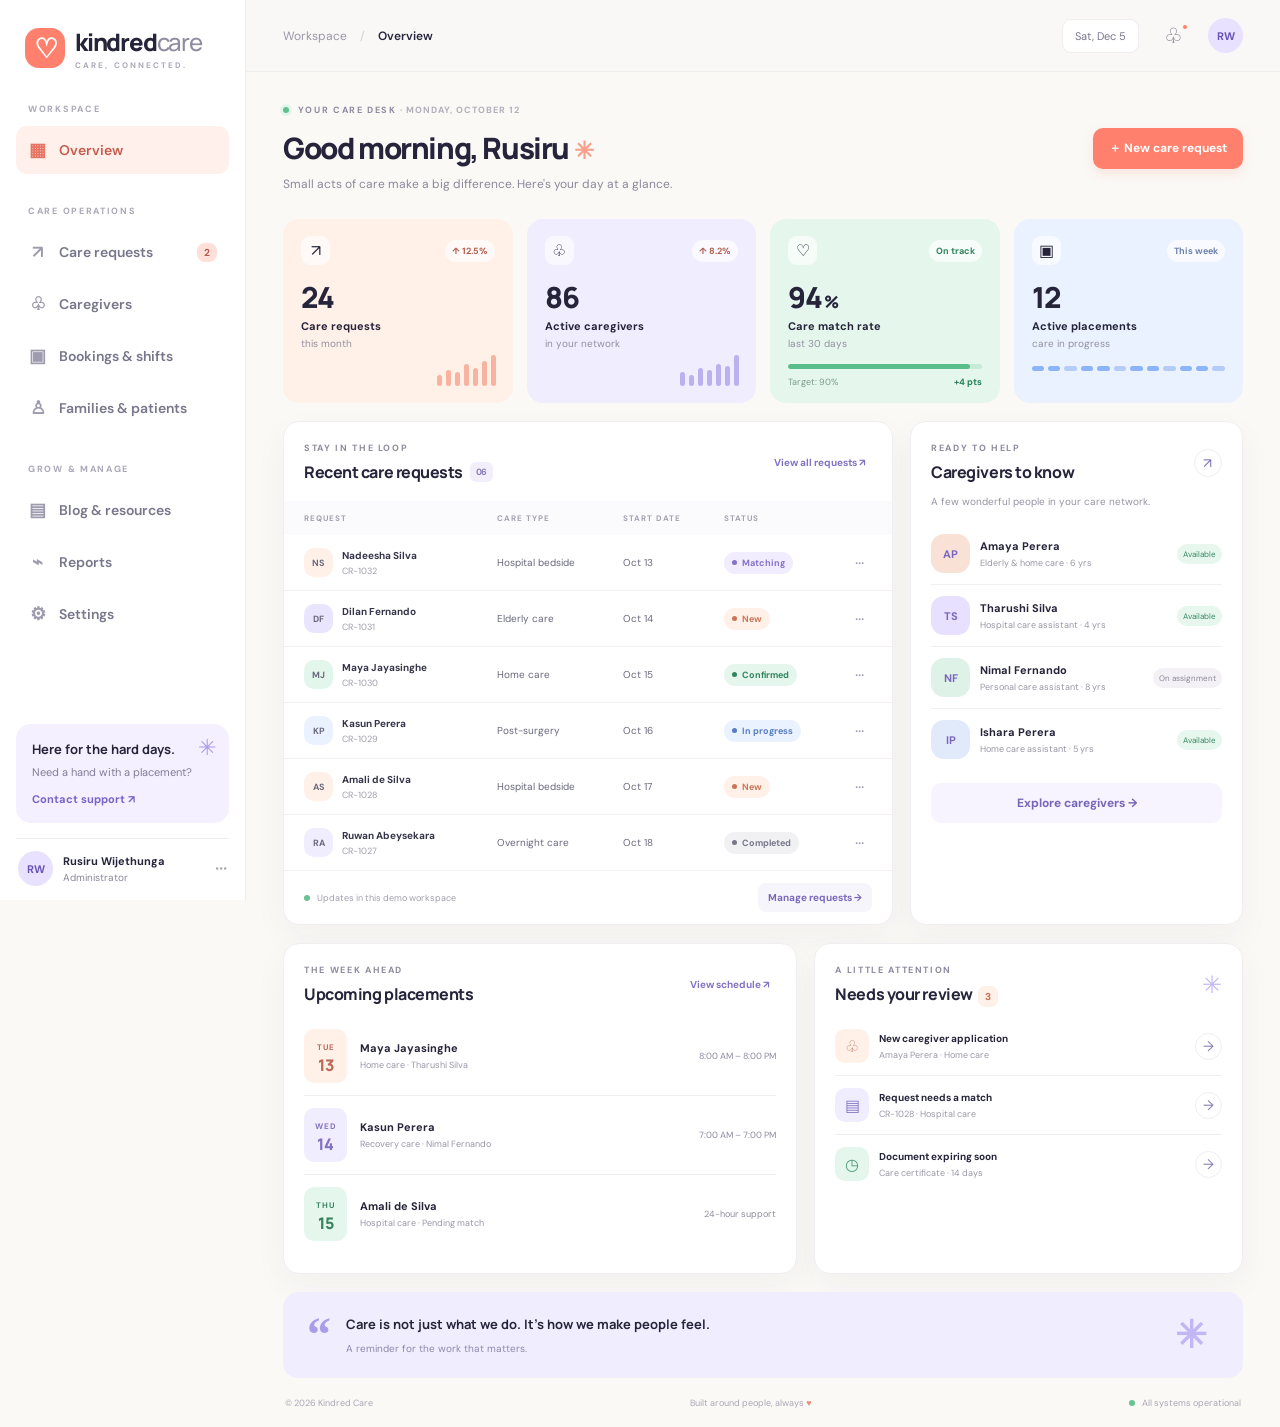
<file: admin.html>
<!doctype html>
<html lang="en"><head><meta charset="utf-8"><meta name="viewport" content="width=device-width,initial-scale=1"><meta name="description" content="Kindred Care — care that feels closer"><title>Kindred Care Admin | Care, connected</title><link rel="preconnect" href="https://fonts.googleapis.com"><link href="https://fonts.googleapis.com/css2?family=DM+Sans:wght@400;500;600;700&family=Manrope:wght@400;500;600;700;800&display=swap" rel="stylesheet"><link rel="stylesheet" href="styles.css"></head>
<body><div class="layout"><aside class="sidebar" id="sidebar"><a class="brand" href="#" data-page="overview"><span class="brand-icon">♡</span><span>kindred<span class="brand-light">care</span><small>CARE, CONNECTED.</small></span></a><div class="side-label">WORKSPACE</div><nav><button class="nav active" data-page="overview"><span>▦</span> Overview</button><div class="nav-label">CARE OPERATIONS</div><button class="nav" data-page="requests"><span>↗</span> Care requests <b id="requestBadge">6</b></button><button class="nav" data-page="caregivers"><span>♧</span> Caregivers</button><button class="nav" data-page="bookings"><span>▣</span> Bookings & shifts</button><button class="nav" data-page="families"><span>♙</span> Families & patients</button><div class="nav-label">GROW & MANAGE</div><button class="nav" data-page="blog"><span>▤</span> Blog & resources</button><button class="nav" data-page="reports"><span>⌁</span> Reports</button><button class="nav" data-page="settings"><span>⚙</span> Settings</button></nav><div class="sidebar-bottom"><div class="help-card"><span class="help-flower">✳</span><strong>Here for the hard days.</strong><p>Need a hand with a placement?</p><button class="link" onclick="toast('Your care coordination team has been notified.')">Contact support ↗</button></div><div class="user-mini"><div class="avatar violet">RW</div><div><strong>Rusiru Wijethunga</strong><small>Administrator</small></div><span class="more">···</span></div></div></aside>
<main><header class="topbar"><button class="mobile-menu" id="mobileMenu">☰</button><div class="breadcrumbs">Workspace <span>/</span> <b id="crumb">Overview</b></div><div class="top-right"><span class="date" id="date"></span><button class="notification" onclick="toast('You’re all caught up!')" aria-label="Notifications">♧<i></i></button><div class="avatar violet">RW</div></div></header><div class="content" id="content">
<section class="welcome"><div><div class="overline"><i></i> YOUR CARE DESK <span>· MONDAY, OCTOBER 12</span></div><h1>Good morning, Rusiru <span>✳</span></h1><p>Small acts of care make a big difference. Here's your day at a glance.</p></div><button class="btn primary" onclick="openModal()">＋ New care request</button></section>
<section class="stats"><article class="stat peach"><div class="stat-head"><span class="stat-icon">↗</span><span class="trend">↑ 12.5%</span></div><strong id="requestTotal">24</strong><p>Care requests <small>this month</small></p><div class="bars"><i style="height:35%"></i><i style="height:52%"></i><i style="height:44%"></i><i style="height:70%"></i><i style="height:58%"></i><i style="height:82%"></i><i style="height:100%"></i></div></article><article class="stat lilac"><div class="stat-head"><span class="stat-icon">♧</span><span class="trend">↑ 8.2%</span></div><strong id="caregiverTotal">86</strong><p>Active caregivers <small>in your network</small></p><div class="bars"><i style="height:45%"></i><i style="height:36%"></i><i style="height:58%"></i><i style="height:52%"></i><i style="height:72%"></i><i style="height:63%"></i><i style="height:100%"></i></div></article><article class="stat mint"><div class="stat-head"><span class="stat-icon">♡</span><span class="trend good">On track</span></div><strong>94<span class="percent">%</span></strong><p>Care match rate <small>last 30 days</small></p><div class="meter"><i></i></div><div class="meter-caption"><span>Target: 90%</span><b>+4 pts</b></div></article><article class="stat blue"><div class="stat-head"><span class="stat-icon">▣</span><span class="trend neutral">This week</span></div><strong id="bookingTotal">12</strong><p>Active placements <small>care in progress</small></p><div class="dots"><i></i><i></i><i></i><i></i><i></i><i></i><i></i><i></i><i></i><i></i><i></i><i></i></div></article></section>
<section class="middle"><article class="panel requests"><div class="panel-title"><div><div class="kicker">STAY IN THE LOOP</div><h2>Recent care requests <span class="count" id="requestCount">06</span></h2></div><button class="text-link" data-page="requests">View all requests ↗</button></div><div class="table-scroll"><table><thead><tr><th>REQUEST</th><th>CARE TYPE</th><th>START DATE</th><th>STATUS</th><th></th></tr></thead><tbody id="requestRows"></tbody></table></div><div class="panel-foot"><span><i></i> Updates in this demo workspace</span><button class="soft-btn" data-page="requests">Manage requests →</button></div></article><article class="panel people"><div class="panel-title"><div><div class="kicker">READY TO HELP</div><h2>Caregivers to know</h2></div><button class="circle-link" data-page="caregivers">↗</button></div><p class="intro">A few wonderful people in your care network.</p><div id="caregiverRows"></div><button class="btn secondary wide" data-page="caregivers">Explore caregivers →</button></article></section>
<section class="lower"><article class="panel schedule"><div class="panel-title"><div><div class="kicker">THE WEEK AHEAD</div><h2>Upcoming placements</h2></div><button class="text-link" data-page="bookings">View schedule ↗</button></div><div id="scheduleRows"></div></article><article class="panel attention"><div class="panel-title"><div><div class="kicker">A LITTLE ATTENTION</div><h2>Needs your review <span class="alert-count">3</span></h2></div><span class="flower">✳</span></div><div class="attention-row"><span class="att-icon peach-ink">♧</span><div><strong>New caregiver application</strong><small>Amaya Perera · Home care</small></div><button data-page="caregivers">→</button></div><div class="attention-row"><span class="att-icon lilac-ink">▤</span><div><strong>Request needs a match</strong><small>CR-1028 · Hospital care</small></div><button data-page="requests">→</button></div><div class="attention-row"><span class="att-icon mint-ink">◷</span><div><strong>Document expiring soon</strong><small>Care certificate · 14 days</small></div><button data-page="caregivers">→</button></div></article></section>
<div class="quote"><span>“</span><div><p>Care is not just what we do. It's how we make people feel.</p><small>A reminder for the work that matters.</small></div><b>✳</b></div><footer><span>© 2026 Kindred Care</span><span>Built around people, always <b>♥</b></span><span><i></i> All systems operational</span></footer></div></main></div>
<div class="backdrop" id="backdrop" hidden><section class="modal" role="dialog" aria-modal="true" aria-labelledby="modalTitle"><div class="modal-head"><div><div class="kicker">CARE COORDINATION</div><h2 id="modalTitle">New care request</h2></div><button id="closeModal" class="close">×</button></div><p class="modal-intro">Tell us a little about the care needed. You can add details later.</p><form id="careForm"><div class="form-grid"><label>Requester name<input name="name" required placeholder="e.g. Nadeesha Silva"></label><label>Contact number<input name="phone" required placeholder="+94 7X XXX XXXX"></label><label>Care type<select name="type" required><option value="">Choose care type</option><option>Hospital bedside care</option><option>Home care</option><option>Elderly care</option><option>Post-surgery recovery</option><option>Overnight care</option><option>Qualified nursing</option></select></label><label>Location<input name="location" required placeholder="City, hospital or area"></label><label>Start date<input name="start" type="date" required></label><label>Duration<select name="duration"><option>1–3 days</option><option>4–7 days</option><option>2–4 weeks</option><option>Ongoing</option></select></label><label class="span-two">Care notes<textarea name="notes" rows="3" placeholder="Relevant care requirements (avoid unnecessary medical details)"></textarea></label></div><div class="privacy-note">🔒 Request details are for authorized care coordination only.</div><div class="modal-actions"><button type="button" class="btn ghost" id="cancelModal">Cancel</button><button class="btn primary" type="submit">Create request →</button></div></form></section></div><div class="toast" id="toast" role="status"></div><script src="app.js"></script></body></html>
</file>
<file: styles.css>
:root{--ink:#25243a;--muted:#88879a;--paper:#faf9f6;--white:#fff;--line:#eeedf0;--coral:#ff806d;--coral-dark:#ed6b5c;--peach:#fff0e9;--lilac:#f0edff;--mint:#e3f6ec;--blue:#e8f1ff;--green:#237b56;--shadow:0 12px 34px rgba(38,35,60,.045)}*{box-sizing:border-box}body{margin:0;background:var(--paper);color:var(--ink);font-family:'DM Sans',sans-serif;font-size:14px}button,input,select,textarea{font:inherit}button{cursor:pointer}button:focus-visible,a:focus-visible,input:focus-visible,select:focus-visible,textarea:focus-visible{outline:3px solid #b7a9ff;outline-offset:3px}.layout{min-height:100vh}.sidebar{position:fixed;inset:0 auto 0 0;width:246px;background:#fff;border-right:1px solid var(--line);padding:25px 16px 14px;display:flex;flex-direction:column;z-index:5}.brand{display:flex;gap:10px;align-items:center;text-decoration:none;color:var(--ink);font:800 24px Manrope,sans-serif;letter-spacing:-1.2px;padding:0 9px 33px}.brand-icon{width:40px;height:40px;display:grid;place-items:center;background:var(--coral);color:white;border-radius:14px;font-size:27px}.brand-light{font-weight:500;color:#8f8ca1}.brand small{display:block;font:700 8px 'DM Sans',sans-serif;letter-spacing:2.1px;color:#aaa7b7;margin-top:2px}.side-label,.nav-label{font-size:9px;letter-spacing:1.7px;color:#aaa8b8;font-weight:700;padding:0 12px 11px}.sidebar nav{display:flex;flex-direction:column;gap:4px}.nav{display:flex;align-items:center;gap:12px;border:0;background:transparent;color:#77768b;padding:12px;border-radius:11px;text-align:left;font-weight:600;transition:.18s}.nav>span{font-size:18px;width:19px;text-align:center;color:#9d9bad}.nav:hover{background:#f8f6fa;color:var(--ink)}.nav.active{background:#fff0eb;color:#c55c4d}.nav.active>span{color:#e77463}.nav b{margin-left:auto;border-radius:8px;background:#ffe0d8;color:#b65a4b;padding:3px 7px;font-size:10px}.nav-label{padding-top:27px;padding-bottom:7px}.sidebar-bottom{margin-top:auto}.help-card{background:#f5f0ff;border-radius:15px;padding:16px;margin-bottom:15px;position:relative;overflow:hidden}.help-flower{position:absolute;right:13px;top:9px;font-size:22px;color:#a99be9}.help-card strong{font:700 13px Manrope,sans-serif}.help-card p{font-size:11px;color:#817c99;margin:7px 0 10px}.link{border:0;background:none;padding:0;color:#7664c6;font-weight:700;font-size:11px}.user-mini{display:flex;align-items:center;gap:10px;padding:12px 2px 0;border-top:1px solid var(--line)}.avatar{height:35px;width:35px;flex:none;display:grid;place-items:center;border-radius:50%;font-size:11px;font-weight:700}.violet{background:#e8e1ff;color:#6854b4}.user-mini strong{display:block;font-size:11px}.user-mini small{display:block;color:var(--muted);font-size:10px;margin-top:3px}.more{margin-left:auto;font-size:22px;color:#aaa}main{margin-left:246px;min-width:0}.topbar{height:72px;display:flex;align-items:center;justify-content:space-between;padding:0 37px;border-bottom:1px solid var(--line);background:rgba(250,249,246,.88)}.breadcrumbs{color:#9997a7;font-size:12px}.breadcrumbs span{margin:0 10px;color:#d0ced8}.breadcrumbs b{color:var(--ink);font-weight:600}.top-right{display:flex;align-items:center;gap:19px}.date{font-size:11px;color:#77768b;background:#fff;border:1px solid var(--line);border-radius:9px;padding:9px 12px}.notification{position:relative;border:0;background:transparent;font-size:21px;color:#79778c}.notification i{position:absolute;top:3px;right:1px;width:6px;height:6px;background:var(--coral);border:1px solid var(--paper);border-radius:50%}.content{max-width:1580px;padding:32px 37px 18px;margin:auto}.welcome{display:flex;align-items:center;justify-content:space-between;gap:20px;margin-bottom:27px}.overline,.kicker{font-size:9px;font-weight:700;letter-spacing:1.65px;color:#8e8a9f}.overline i{display:inline-block;width:6px;height:6px;background:#62bf8f;border-radius:50%;margin-right:5px;box-shadow:0 0 0 3px #e3f5eb}.overline span{color:#b1afbb;letter-spacing:1px}.welcome h1{font:800 clamp(25px,2.3vw,33px) Manrope,sans-serif;letter-spacing:-1.4px;margin:12px 0 8px}.welcome h1 span{color:#f5a18e;font-size:24px}.welcome p{margin:0;color:#8b899a;font-size:12px}.btn{border:0;border-radius:10px;padding:12px 16px;font-weight:700;font-size:12px;display:inline-flex;align-items:center;justify-content:center;gap:9px;transition:transform .15s,box-shadow .15s}.btn:hover{transform:translateY(-1px)}.primary{background:var(--coral);color:white;box-shadow:0 5px 12px #ff806d2b}.primary:hover{background:var(--coral-dark);box-shadow:0 8px 18px #ff806d35}.stats{display:grid;grid-template-columns:repeat(4,minmax(0,1fr));gap:14px;margin-bottom:18px}.stat{min-height:165px;padding:17px 18px 15px;border-radius:16px;position:relative;overflow:hidden}.peach{background:#fff0e8}.lilac{background:#f0edff}.mint{background:#e5f6ed}.blue{background:#eaf2ff}.stat-head{display:flex;align-items:center;justify-content:space-between}.stat-icon{height:29px;width:29px;display:grid;place-items:center;background:#ffffffa6;border-radius:9px;font-size:16px}.trend{font-size:9px;color:#b25f50;background:#ffffffa8;border-radius:20px;padding:5px 7px;font-weight:700}.trend.good{color:#31855e}.trend.neutral{color:#6d80ad}.stat>strong{display:block;font:800 29px Manrope,sans-serif;letter-spacing:-1px;margin-top:12px}.stat p{font-size:11px;font-weight:700;margin:2px 0 0}.stat p small{display:block;font-size:10px;color:#9390a0;font-weight:400;margin-top:4px}.bars{position:absolute;right:17px;bottom:17px;height:31px;display:flex;align-items:end;gap:4px;opacity:.72}.bars i{display:block;width:5px;border-radius:5px;background:#f59b85}.lilac .bars i{background:#a89be9}.mint .percent{font-size:17px;margin-left:2px}.meter{height:5px;border-radius:9px;background:#c9ead7;margin-top:14px;overflow:hidden}.meter i{display:block;height:100%;width:94%;background:#58bd8a;border-radius:9px}.meter-caption{display:flex;justify-content:space-between;margin-top:7px;font-size:9px;color:#7a9c8a}.meter-caption b{color:#278057}.dots{display:flex;gap:4px;margin-top:16px}.dots i{height:5px;flex:1;border-radius:8px;background:#8bb4fa}.dots i:nth-child(3n){background:#b5ccf9}.middle{display:grid;grid-template-columns:minmax(0,1.65fr) minmax(260px,.9fr);gap:17px;margin-bottom:18px}.panel{background:#fff;border:1px solid #f0eef1;border-radius:16px;box-shadow:var(--shadow);min-width:0}.requests{padding:20px 0 0}.panel-title{display:flex;justify-content:space-between;align-items:center;gap:12px;padding:0 20px 18px}.panel-title h2{font:750 16px Manrope,sans-serif;letter-spacing:-.45px;margin:7px 0 0}.count{font:700 9px 'DM Sans',sans-serif;background:#f2effb;color:#897ab9;border-radius:6px;padding:4px 6px;vertical-align:3px;margin-left:4px}.text-link{border:0;background:none;color:#8271c5;font-size:10px;font-weight:700;white-space:nowrap}.table-scroll{overflow-x:auto}table{border-collapse:collapse;width:100%;text-align:left;white-space:nowrap}thead{background:#fbfafc}th{font-size:8px;letter-spacing:1px;color:#a4a1b0;font-weight:700;padding:12px 12px}th:first-child,td:first-child{padding-left:20px}td{padding:13px 12px;border-bottom:1px solid #f2f0f3;font-size:10px;color:#69687d}tbody tr:last-child td{border-bottom:0}.request-person{display:flex;align-items:center;gap:9px}.request-person strong{display:block;font-size:10px;color:#35344a}.request-person small{display:block;font-size:9px;color:#a09eae;margin-top:3px}.person-dot{height:29px;width:29px;display:grid;place-items:center;border-radius:10px;font-size:9px;font-weight:700;flex:none}.status{display:inline-flex;align-items:center;gap:5px;border-radius:20px;padding:5px 8px;font-size:9px;font-weight:700}.status:before{content:'';height:5px;width:5px;border-radius:50%;background:currentColor}.status.matching{background:#f1edff;color:#8571c8}.status.new{background:#fff0e8;color:#cb7558}.status.confirmed{background:#e5f6ed;color:#31855d}.status.progress{background:#eaf2ff;color:#577dc3}.status.completed{background:#f1f1f4;color:#77778b}.row-more{border:0;background:transparent;color:#a4a1b0;font-size:17px}.panel-foot{display:flex;align-items:center;justify-content:space-between;border-top:1px solid #f3f1f4;padding:12px 20px}.panel-foot>span{font-size:9px;color:#a19eae}.panel-foot>span i,footer>span i{display:inline-block;height:6px;width:6px;border-radius:50%;background:#68c390;margin-right:5px}.soft-btn{border:0;background:#f7f5fc;border-radius:8px;color:#7968ba;font-size:10px;font-weight:700;padding:8px 10px}.people{padding:20px}.people .panel-title{padding:0 0 12px}.circle-link{width:28px;height:28px;border:1px solid var(--line);background:white;border-radius:50%;color:#7c70bb}.intro{font-size:10px;color:#9693a4;margin:0 0 15px}.caregiver{display:flex;align-items:center;gap:10px;padding:11px 0;border-bottom:1px solid #f1eff3}.caregiver:last-child{border-bottom:0}.care-photo{height:39px;width:39px;border-radius:13px;object-fit:cover;background:#f1edff;display:grid;place-items:center;font-size:11px;font-weight:700;color:#7967bd;flex:none}.care-copy{min-width:0;flex:1}.care-copy strong{display:block;font-size:11px}.care-copy small{display:block;font-size:9px;color:#9996a6;margin-top:4px}.available{font-size:8px;color:#388a62;background:#e7f7ee;border-radius:20px;padding:5px 6px;white-space:nowrap}.wide{width:100%;margin-top:13px}.secondary{background:#f7f4ff;color:#7765b7;box-shadow:none}.lower{display:grid;grid-template-columns:minmax(0,1.2fr) minmax(280px,1fr);gap:17px;margin-bottom:18px}.schedule,.attention{padding:20px}.schedule .panel-title,.attention .panel-title{padding:0 0 12px}.schedule-row{display:flex;align-items:center;gap:13px;padding:12px 0;border-bottom:1px solid #f0eef2}.schedule-row:last-child{border:0}.day-box{width:43px;flex:none;text-align:center;border-radius:10px;padding:7px 0;background:#fff0e8;color:#bb6957}.day-box.lil{background:#f0edff;color:#8272bd}.day-box.mnt{background:#e5f6ed;color:#38835e}.day-box strong{display:block;font:800 16px Manrope}.day-box small{font-size:8px;font-weight:700;letter-spacing:1px}.schedule-info{flex:1;min-width:0}.schedule-info strong{display:block;font-size:11px}.schedule-info small{display:block;color:#9996a6;font-size:9px;margin-top:4px}.shift-time{font-size:9px;color:#8e8a9f;white-space:nowrap}.alert-count{background:#fff0e8;color:#c16d56;border-radius:7px;font:700 10px 'DM Sans';padding:4px 7px;margin-left:3px}.flower{color:#c4b8f5;font-size:24px}.attention-row{display:flex;align-items:center;gap:10px;padding:12px 0;border-bottom:1px solid #f0eef2}.attention-row:last-child{border:0}.att-icon{height:34px;width:34px;display:grid;place-items:center;border-radius:10px;font-size:16px;flex:none}.peach-ink{background:#fff0e8;color:#c27b62}.lilac-ink{background:#f0edff;color:#8878c4}.mint-ink{background:#e5f6ed;color:#4a9b76}.attention-row>div{flex:1;min-width:0}.attention-row strong{display:block;font-size:10px}.attention-row small{display:block;font-size:9px;color:#9b98a8;margin-top:4px}.attention-row button{border:1px solid #efedf2;background:#fff;border-radius:50%;height:27px;width:27px;color:#8980b7}.quote{display:flex;align-items:center;gap:15px;padding:18px 24px;background:#f0edff;border-radius:15px;margin-bottom:19px;position:relative;overflow:hidden}.quote>span{font:800 48px Georgia;color:#aa9de8;line-height:1}.quote p{font:700 13px Manrope;margin:0 0 5px}.quote small{font-size:10px;color:#8e88ac}.quote>b{margin-left:auto;color:#c2b7f2;font-size:38px;padding-right:12px}footer{display:flex;justify-content:space-between;gap:12px;padding:0 2px;color:#aaa7b5;font-size:9px}footer>span:nth-child(2) b{color:#f18b7a}.mobile-menu{display:none}.backdrop{position:fixed;inset:0;background:#27243c70;z-index:20;display:grid;place-items:center;padding:20px;backdrop-filter:blur(4px)}.backdrop[hidden]{display:none}.modal{background:#fff;width:min(590px,100%);max-height:90vh;overflow:auto;border-radius:20px;padding:25px;box-shadow:0 25px 90px #24213b30}.modal-head{display:flex;align-items:start;justify-content:space-between}.modal-head h2{font:800 22px Manrope;margin:7px 0 0}.close{border:0;background:#f7f5fa;border-radius:9px;width:32px;height:32px;font-size:23px;color:#77738d}.modal-intro{font-size:12px;color:#8d8a9c;margin:11px 0 22px}.form-grid{display:grid;grid-template-columns:1fr 1fr;gap:15px}.form-grid label{font-size:10px;color:#68667d;font-weight:700;display:flex;flex-direction:column;gap:7px}.form-grid input,.form-grid select,.form-grid textarea{width:100%;border:1px solid #e9e6ef;background:#fdfcfe;border-radius:9px;padding:11px 12px;font-size:11px;color:var(--ink);min-width:0}.form-grid textarea{resize:vertical}.span-two{grid-column:1/-1}.privacy-note{font-size:10px;color:#89869b;background:#f7f5fc;border-radius:9px;padding:11px;margin-top:17px}.modal-actions{display:flex;justify-content:flex-end;gap:9px;margin-top:20px}.ghost{background:#f7f5fa;color:#76738a}.toast{position:fixed;bottom:24px;right:25px;z-index:30;background:#2c2940;color:white;padding:13px 18px;border-radius:11px;box-shadow:0 12px 30px #25213b30;font-size:12px;opacity:0;transform:translateY(12px);pointer-events:none;transition:.25s}.toast.show{opacity:1;transform:translateY(0)}.page-heading{display:flex;justify-content:space-between;align-items:center;margin-bottom:23px}.page-heading h1{font:800 28px Manrope;margin:0 0 7px;letter-spacing:-1px}.page-heading p{color:#89869b;font-size:12px;margin:0}.toolbar{display:flex;gap:10px;margin-bottom:16px}.searchbox{flex:1;max-width:360px;border:1px solid #e9e6ef;border-radius:10px;background:white;padding:11px 13px;display:flex;gap:8px}.searchbox input{border:0;outline:none;width:100%;font-size:11px}.filter-select{border:1px solid #e9e6ef;border-radius:10px;background:white;padding:10px;color:#77748b;font-size:11px}.data-panel{padding:20px;overflow:hidden}.data-panel table td{padding-top:15px;padding-bottom:15px}.empty-note{padding:35px;text-align:center;color:#9995a7;font-size:12px}.blog-grid{display:grid;grid-template-columns:repeat(3,minmax(0,1fr));gap:16px}.blog-card{background:white;border:1px solid var(--line);border-radius:15px;overflow:hidden}.blog-art{height:130px;display:grid;place-items:center;font-size:36px}.blog-card>div:last-child{padding:15px}.blog-card small{color:#8b83bd;font-size:9px;font-weight:700}.blog-card h3{font:700 14px Manrope;line-height:1.5;margin:8px 0}.blog-card p{font-size:10px;line-height:1.7;color:#918da0}.blog-actions{display:flex;gap:8px;margin-top:12px}.small-btn{border:0;background:#f4f0ff;color:#7b6ab7;border-radius:8px;padding:8px 10px;font-size:10px;font-weight:700}.care-grid{display:grid;grid-template-columns:repeat(3,minmax(0,1fr));gap:14px}.care-card{background:white;border:1px solid var(--line);border-radius:15px;padding:18px}.care-card .care-photo{height:49px;width:49px;border-radius:15px;margin-bottom:12px}.care-card h3{font:700 14px Manrope;margin:0 0 4px}.care-card p{color:#9692a4;font-size:10px}.care-card .tags{display:flex;gap:6px;flex-wrap:wrap;margin:12px 0}.tag{font-size:9px;border-radius:20px;background:#f5f2fc;color:#8174b6;padding:5px 8px}.care-card button{margin-top:5px}.mini-table-panel{margin-top:16px}.form-stack{display:grid;gap:14px;max-width:600px}.form-stack label{display:grid;gap:7px;font-size:11px;font-weight:700;color:#68667d}.form-stack input,.form-stack textarea,.form-stack select{border:1px solid #e9e6ef;border-radius:9px;padding:12px;background:white}.report-cards{display:grid;grid-template-columns:repeat(3,1fr);gap:14px}.report-card{background:white;border:1px solid var(--line);border-radius:14px;padding:20px}.report-card strong{font:800 27px Manrope}.report-card p{font-size:11px;color:#8e8a9f}.setting-row{display:flex;justify-content:space-between;gap:15px;align-items:center;padding:18px 0;border-bottom:1px solid var(--line)}.setting-row strong{display:block;font-size:12px}.setting-row small{display:block;color:#9995a7;font-size:10px;margin-top:4px}@media(min-width:1500px){.content{padding-top:40px}.stat{min-height:180px}.stats{gap:18px}.middle,.lower{gap:20px}}@media(max-width:1200px){.sidebar{width:220px}main{margin-left:220px}.content{padding:27px 22px 18px}.topbar{padding:0 22px}.stats{grid-template-columns:repeat(2,minmax(0,1fr))}.middle{grid-template-columns:minmax(0,1.4fr) minmax(245px,.9fr)}.blog-grid,.care-grid{grid-template-columns:repeat(2,minmax(0,1fr))}}@media(max-width:850px){.sidebar{transform:translateX(-100%);transition:transform .25s;box-shadow:none}.sidebar.open{transform:translateX(0);box-shadow:15px 0 50px #26213a20}main{margin-left:0}.mobile-menu{display:block;border:0;background:white;border-radius:8px;padding:8px 10px;margin-right:12px;color:#6e6b83}.topbar{justify-content:flex-start}.breadcrumbs{flex:1}.top-right{gap:10px}.date{display:none}.content{padding:25px 18px}.middle,.lower{grid-template-columns:1fr}.welcome{align-items:flex-start}.welcome h1{font-size:26px}.welcome .btn{white-space:nowrap}.stats{gap:10px}.stat{min-height:150px}.requests{overflow:hidden}.table-scroll{margin-right:0}.blog-grid,.care-grid{grid-template-columns:repeat(2,minmax(0,1fr))}}@media(max-width:520px){.topbar{height:61px;padding:0 14px}.content{padding:23px 13px}.welcome{display:block}.welcome .btn{margin-top:18px;width:100%}.welcome h1{font-size:25px}.overline span{display:none}.stats{gap:9px}.stat{padding:14px;min-height:145px}.stat>strong{font-size:25px}.stat p{font-size:10px}.bars{right:12px;bottom:12px}.middle,.lower{gap:13px}.panel-title{padding-left:14px;padding-right:14px}.requests{padding-top:16px}.people,.schedule,.attention{padding:16px}.panel-title h2{font-size:14px}.text-link{font-size:9px}.panel-foot{padding:11px 13px}.panel-foot>span{font-size:8px}.quote{padding:15px;gap:8px}.quote p{font-size:11px}.quote>b{font-size:28px;padding:0}footer{flex-wrap:wrap;font-size:8px}.form-grid{grid-template-columns:1fr}.span-two{grid-column:auto}.modal{padding:19px}.modal-head h2{font-size:20px}.blog-grid,.care-grid{grid-template-columns:1fr}.blog-art{height:115px}.toolbar{flex-wrap:wrap}.searchbox{max-width:none;flex-basis:100%}.report-cards{grid-template-columns:1fr}.page-heading h1{font-size:24px}.top-right>.avatar{display:none}}
</file>
